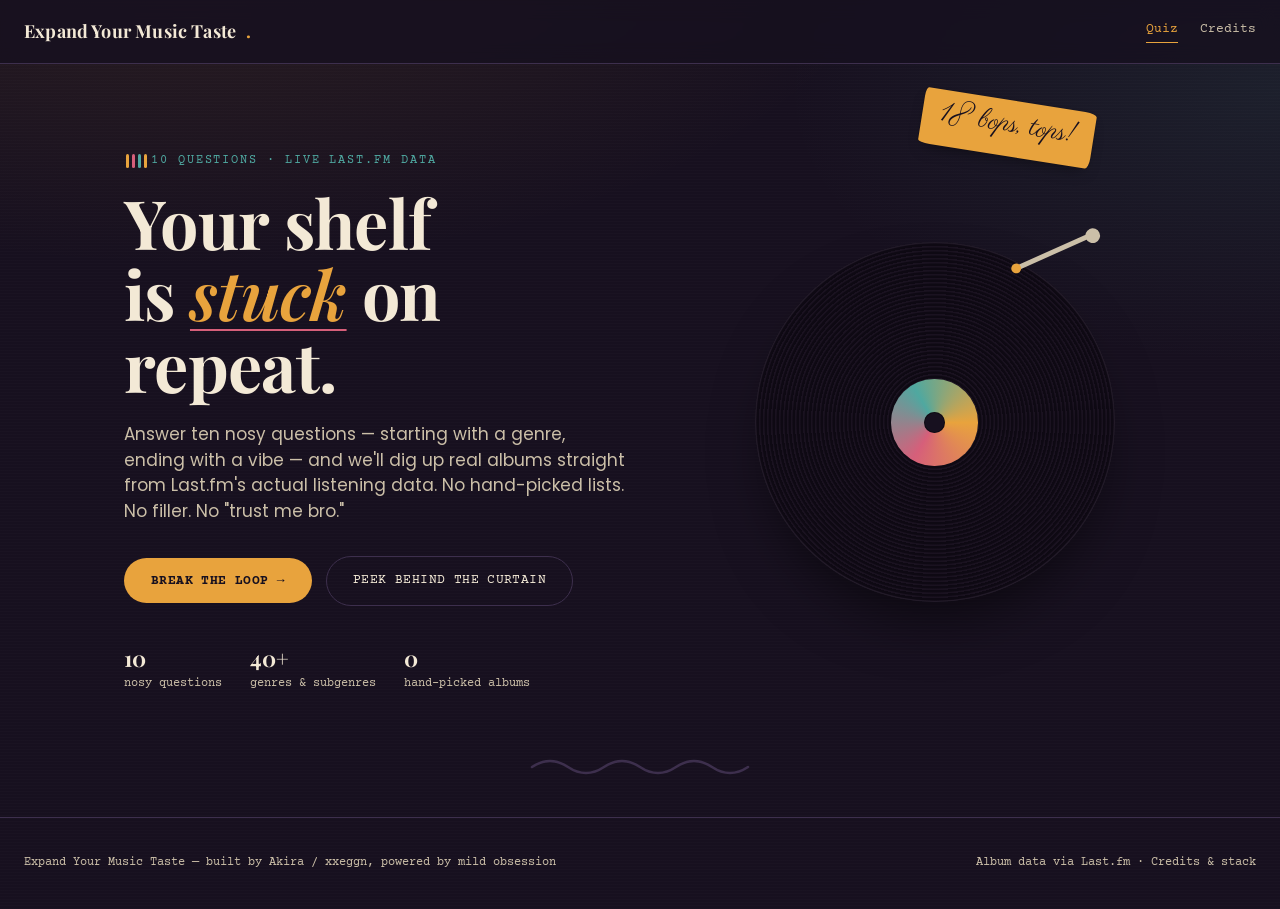
<file: index.html>
<!DOCTYPE html>
<html lang="en">
<head>
<meta charset="UTF-8">
<meta name="viewport" content="width=device-width, initial-scale=1.0">
<title>Expand Your Music Taste</title>
<meta name="description" content="A 10-question quiz that pulls real, live album recommendations from Last.fm based on the genre, era, and mood you're actually in the mood for.">
  <link rel="icon" type="image/png" sizes="32x32" href="favicon-32.png">
<link rel="stylesheet" href="style.css">
</head>
<body>

<header class="site-header">
  <a href="index.html" class="wordmark">Expand Your Music Taste<span class="dot">.</span></a>
  <nav class="site-nav">
    <a href="index.html" class="active">Quiz</a>
    <a href="credits.html">Credits</a>
  </nav>
</header>

<main>

  <!-- ============================== HERO ============================== -->
  <section id="hero" class="hero">
    <span class="sticker hero-sticker" style="--r:9deg; --d:.2s;">18 bops, tops!</span>
    <div class="hero-copy">
      <p class="eyebrow"><span class="eq-bars" aria-hidden="true"><span></span><span></span><span></span><span></span></span> 10 questions &middot; live Last.fm data</p>
      <h1>Your shelf<br>is <em>stuck</em> on repeat.</h1>
      <p class="lede">Answer ten nosy questions — starting with a genre, ending with a vibe — and we'll dig up real albums straight from Last.fm's actual listening data. No hand-picked lists. No filler. No "trust me bro."</p>
      <div class="hero-actions">
        <button class="btn btn-primary" id="start-quiz">Break the loop &rarr;</button>
        <a class="btn btn-ghost" href="credits.html">Peek behind the curtain</a>
      </div>
      <div class="hero-stats">
        <div><b>10</b>nosy questions</div>
        <div><b>40+</b>genres &amp; subgenres</div>
        <div><b>0</b>hand-picked albums</div>
      </div>
    </div>
    <div class="vinyl-stage">
      <div class="vinyl">
        <div class="tonearm">
          <svg viewBox="0 0 100 100" aria-hidden="true">
            <circle cx="88" cy="12" r="6" fill="var(--paper-dim)"/>
            <rect x="20" y="9" width="66" height="4" rx="2" fill="var(--paper-dim)"/>
            <circle cx="20" cy="11" r="4" fill="var(--amber)"/>
          </svg>
        </div>
      </div>
    </div>
  </section>

  <svg class="squiggle-divider" width="220" height="20" viewBox="0 0 220 20" aria-hidden="true">
    <path d="M2 10 Q 20 -2, 38 10 T 74 10 T 110 10 T 146 10 T 182 10 T 218 10"/>
  </svg>

  <!-- ============================== QUIZ ============================== -->
  <section id="quiz" class="quiz section">
    <div class="quiz-shell">
      <span class="sticker quiz-stamp alt" style="--r:-6deg;">no cheating</span>
      <div class="quiz-progress">
        <div class="progress-disc">
          <svg viewBox="0 0 56 56">
            <circle class="progress-track" cx="28" cy="28" r="24"></circle>
            <circle id="progress-fill" class="progress-fill" cx="28" cy="28" r="24"></circle>
          </svg>
        </div>
        <div id="progress-label" class="progress-label"><b>1</b> / 10</div>
        <div id="progress-genre" class="progress-genre"></div>
      </div>

      <p id="q-eyebrow" class="q-eyebrow">Question 1 of 10</p>
      <h2 id="q-title" class="q-title">Loading&hellip;</h2>
      <div id="q-options" class="q-options"></div>

      <div class="quiz-nav">
        <button id="quiz-skip" class="quiz-skip" type="button">Eh, skip it &rarr;</button>
      </div>
    </div>
  </section>

  <!-- ============================== RESULTS ============================== -->
  <section id="results" class="results section">
    <div id="results-summary" class="results-summary"></div>
    <div id="state-box" class="state-box"></div>
    <div id="album-grid" class="album-grid"></div>
    <div id="pager" class="pager"></div>
    <div class="results-actions">
      <button id="retake" class="btn btn-ghost" type="button">Run it back &#8635;</button>
    </div>
  </section>

</main>

<footer class="site-footer">
  <span>Expand Your Music Taste &mdash; built by Akira / xxeggn, powered by mild obsession</span>
  <span>Album data via <a href="https://www.last.fm" target="_blank" rel="noopener">Last.fm</a> &middot; <a href="credits.html">Credits &amp; stack</a></span>
</footer>

<script src="script.js"></script>
</body>
</html>
</file>
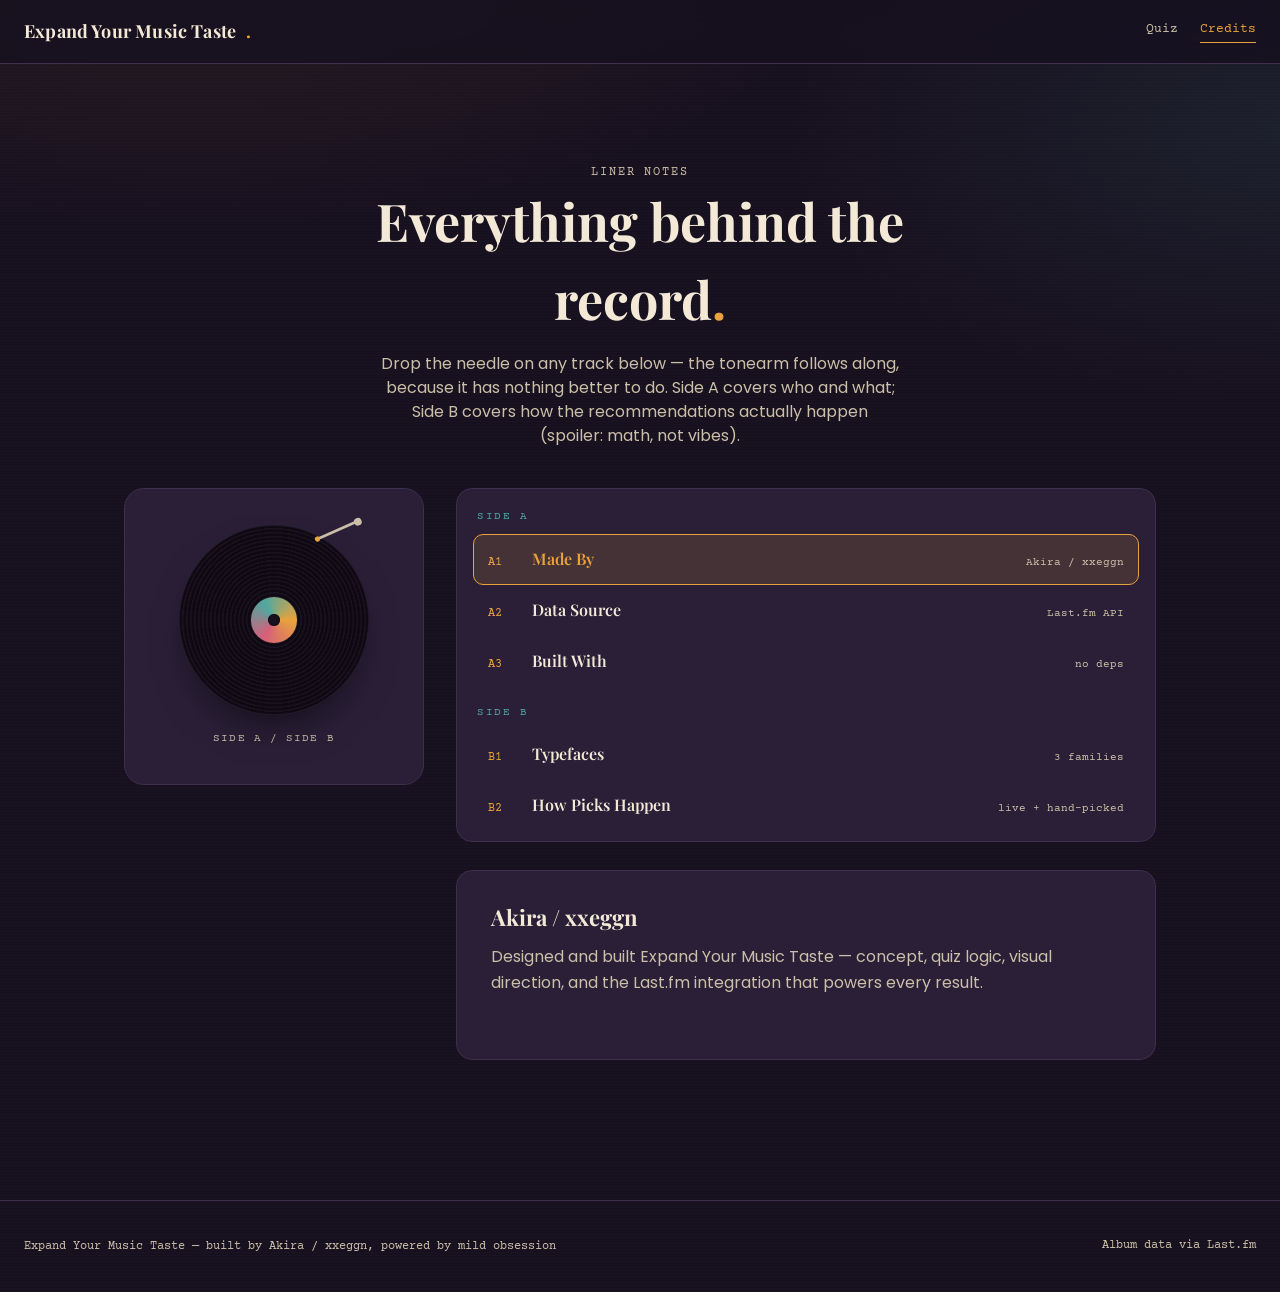
<file: credits.html>
<!DOCTYPE html>
<html lang="en">
<head>
<meta charset="UTF-8">
<meta name="viewport" content="width=device-width, initial-scale=1.0">
<title>Credits — Expand Your Music Taste</title>
<meta name="description" content="Who built Expand Your Music Taste, and what it's made of.">
<link rel="icon" type="image/png" sizes="32x32" href="favicon-32.png">
<link rel="stylesheet" href="style.css">
<style>
  /* Inlined so this page renders correctly even if style.css hasn't been
     updated yet — everything below is scoped to .liner-console only. */
  .liner-console{
    max-width:1080px;
    margin:0 auto;
    padding:0 24px 100px;
    display:grid;
    grid-template-columns:300px 1fr;
    gap:32px;
  }
  .track-input{ position:absolute; opacity:0; pointer-events:none; }

  .liner-sleeve{
    position:sticky;
    top:100px;
    align-self:start;
    display:flex;
    flex-direction:column;
    align-items:center;
    gap:16px;
    background:#2a1f37;
    border:1px solid #3d2f4d;
    border-radius:20px;
    padding:36px 20px;
  }
  .liner-sleeve .vinyl-mini{
    width:190px;
    height:190px;
    border-radius:50%;
    position:relative;
    background:
      repeating-radial-gradient(circle at 50% 50%,
        #0e0913 0px, #0e0913 2px,
        #1a1220 3px, #1a1220 4px);
    box-shadow:0 20px 40px -16px rgba(0,0,0,0.6), inset 0 0 0 1px rgba(255,255,255,0.04);
    animation:liner-spin 9s linear infinite;
    animation-play-state:paused;
  }
  .track-input:checked ~ .liner-sleeve .vinyl-mini{ animation-play-state:running; }
  .liner-sleeve .vinyl-mini::before{
    content:'';
    position:absolute; inset:38%;
    border-radius:50%;
    background:conic-gradient(from 90deg, #e8a33d, #d65f7a, #4fa8a0, #e8a33d);
  }
  .liner-sleeve .vinyl-mini::after{
    content:'';
    position:absolute; inset:47%;
    border-radius:50%;
    background:#17101f;
    box-shadow:inset 0 0 0 1px rgba(0,0,0,0.4);
  }
  @keyframes liner-spin{ to{ transform:rotate(360deg); } }

  .liner-tonearm{
    position:absolute; top:-6%; right:2%;
    width:34%; height:34%;
    transform-origin: 88% 12%;
    transform:rotate(-24deg);
    transition:transform .5s cubic-bezier(.2,.8,.2,1);
    pointer-events:none;
  }
  .liner-tonearm svg{ width:100%; height:100%; overflow:visible; }
  #t1:checked ~ .liner-sleeve .liner-tonearm{ transform:rotate(-24deg); }
  #t2:checked ~ .liner-sleeve .liner-tonearm{ transform:rotate(-10deg); }
  #t3:checked ~ .liner-sleeve .liner-tonearm{ transform:rotate(4deg); }
  #t4:checked ~ .liner-sleeve .liner-tonearm{ transform:rotate(18deg); }
  #t5:checked ~ .liner-sleeve .liner-tonearm{ transform:rotate(32deg); }

  .liner-caption{
    font-family:'Courier Prime', ui-monospace, monospace;
    font-size:11px; letter-spacing:0.1em; text-transform:uppercase;
    color:#cbbfa8; margin:0;
  }

  .liner-body{ display:flex; flex-direction:column; gap:28px; }

  .liner-tracklist{
    background:#2a1f37;
    border:1px solid #3d2f4d;
    border-radius:16px;
    padding:10px 16px;
  }
  .liner-side-label{
    font-family:'Courier Prime', ui-monospace, monospace;
    font-size:11px; letter-spacing:0.14em; text-transform:uppercase;
    color:#4fa8a0; margin:18px 4px 8px;
  }
  .liner-side-label:first-child{ margin-top:10px; }

  .liner-track{
    display:grid;
    grid-template-columns:2rem 1fr auto;
    align-items:baseline;
    gap:12px;
    padding:12px 14px;
    border-radius:10px;
    border:1px solid transparent;
    cursor:pointer;
    transition:border-color .15s ease, background .15s ease, transform .15s ease;
  }
  .liner-track:hover{ background:#1f1728; border-color:#3d2f4d; transform:translateX(3px); }
  .liner-track .idx{ font-family:'Courier Prime', ui-monospace, monospace; font-size:12px; color:#e8a33d; }
  .liner-track .name{ font-family:'Playfair Display', ui-serif, Georgia, serif; font-weight:600; font-size:16px; color:#f3e9d6; }
  .liner-track .time{ font-family:'Courier Prime', ui-monospace, monospace; font-size:11px; color:#cbbfa8; white-space:nowrap; }

  #t1:checked ~ .liner-body label[for="t1"],
  #t2:checked ~ .liner-body label[for="t2"],
  #t3:checked ~ .liner-body label[for="t3"],
  #t4:checked ~ .liner-body label[for="t4"],
  #t5:checked ~ .liner-body label[for="t5"]{
    background:rgba(232,163,61,0.14);
    border-color:#e8a33d;
  }
  #t1:checked ~ .liner-body label[for="t1"] .name,
  #t2:checked ~ .liner-body label[for="t2"] .name,
  #t3:checked ~ .liner-body label[for="t3"] .name,
  #t4:checked ~ .liner-body label[for="t4"] .name,
  #t5:checked ~ .liner-body label[for="t5"] .name{ color:#e8a33d; }

  .liner-notes{
    position:relative;
    min-height:190px;
    background:#2a1f37;
    border:1px solid #3d2f4d;
    border-radius:16px;
    padding:30px 34px;
  }
  .liner-note{ display:none; }
  .liner-note h3{ font-family:'Playfair Display', ui-serif, Georgia, serif; font-size:22px; margin:0 0 10px; color:#f3e9d6; }
  .liner-note p{ margin:0; color:#cbbfa8; line-height:1.6; font-family:'Poppins', ui-sans-serif, system-ui, sans-serif; }

  #t1:checked ~ .liner-body .liner-notes #note-1,
  #t2:checked ~ .liner-body .liner-notes #note-2,
  #t3:checked ~ .liner-body .liner-notes #note-3,
  #t4:checked ~ .liner-body .liner-notes #note-4,
  #t5:checked ~ .liner-body .liner-notes #note-5{ display:block; }

  .liner-stack-row{ display:flex; flex-wrap:wrap; gap:8px; margin-top:12px; }
  .liner-chip{
    font-family:'Courier Prime', ui-monospace, monospace; font-size:11px;
    border:1px solid #3d2f4d; color:#cbbfa8; padding:6px 12px; border-radius:999px;
  }

  @media (max-width: 860px){
    .liner-console{ grid-template-columns:1fr; }
    .liner-sleeve{ position:static; flex-direction:row; justify-content:center; padding:20px; }
    .liner-sleeve .vinyl-mini{ width:120px; height:120px; }
  }
</style>
</head>
<body>

<header class="site-header">
  <a href="index.html" class="wordmark">Expand Your Music Taste<span class="dot">.</span></a>
  <nav class="site-nav">
    <a href="index.html">Quiz</a>
    <a href="credits.html" class="active">Credits</a>
  </nav>
</header>

<main>
  <section class="credits-hero">
    <p class="eyebrow" style="justify-content:center;">Liner notes</p>
    <h1>Everything behind the record<span style="color:#e8a33d;">.</span></h1>
    <p>Drop the needle on any track below — the tonearm follows along, because it has nothing better to do. Side A covers who and what; Side B covers how the recommendations actually happen (spoiler: math, not vibes).</p>
  </section>

  <section class="liner-console">
    <input type="radio" name="track" id="t1" class="track-input" checked>
    <input type="radio" name="track" id="t2" class="track-input">
    <input type="radio" name="track" id="t3" class="track-input">
    <input type="radio" name="track" id="t4" class="track-input">
    <input type="radio" name="track" id="t5" class="track-input">

    <div class="liner-sleeve">
      <div class="vinyl-mini">
        <div class="liner-tonearm">
          <svg viewBox="0 0 100 100" aria-hidden="true">
            <circle cx="88" cy="12" r="6" fill="#cbbfa8"/>
            <rect x="20" y="9" width="66" height="4" rx="2" fill="#cbbfa8"/>
            <circle cx="20" cy="11" r="4" fill="#e8a33d"/>
          </svg>
        </div>
      </div>
      <p class="liner-caption">Side A / Side B</p>
    </div>

    <div class="liner-body">
      <div class="liner-tracklist">
        <p class="liner-side-label">Side A</p>
        <label for="t1" class="liner-track">
          <span class="idx">A1</span><span class="name">Made By</span><span class="time">Akira / xxeggn</span>
        </label>
        <label for="t2" class="liner-track">
          <span class="idx">A2</span><span class="name">Data Source</span><span class="time">Last.fm API</span>
        </label>
        <label for="t3" class="liner-track">
          <span class="idx">A3</span><span class="name">Built With</span><span class="time">no deps</span>
        </label>
        <p class="liner-side-label">Side B</p>
        <label for="t4" class="liner-track">
          <span class="idx">B1</span><span class="name">Typefaces</span><span class="time">3 families</span>
        </label>
        <label for="t5" class="liner-track">
          <span class="idx">B2</span><span class="name">How Picks Happen</span><span class="time">live + hand-picked</span>
        </label>
      </div>

      <div class="liner-notes">
        <div class="liner-note" id="note-1">
          <h3>Akira / xxeggn</h3>
          <p>Designed and built Expand Your Music Taste — concept, quiz logic, visual direction, and the Last.fm integration that powers every result.</p>
        </div>
        <div class="liner-note" id="note-2">
          <h3>Last.fm API</h3>
          <p>Cover art, genre tags, release year, and descriptions for every album shown are fetched live from Last.fm — including for the small hand-picked list of albums mixed into results (see "How Picks Happen").</p>
        </div>
        <div class="liner-note" id="note-3">
          <h3>A scrappy, dependency-free front end</h3>
          <p>No frameworks, no build step — just HTML, CSS, and JavaScript talking directly to an API, held together with duct tape and good intentions.</p>
          <div class="liner-stack-row">
            <span class="liner-chip">HTML5</span>
            <span class="liner-chip">CSS3</span>
            <span class="liner-chip">JavaScript (ES6+)</span>
            <span class="liner-chip">Fetch API</span>
            <span class="liner-chip">SVG</span>
            <span class="liner-chip">Last.fm REST API</span>
            <span class="liner-chip">Google Fonts</span>
          </div>
        </div>
        <div class="liner-note" id="note-4">
          <h3>Playfair Display, Poppins &amp; Courier Prime</h3>
          <p>Playfair Display gives headlines their elegant, high-contrast serif shape, Poppins keeps body copy soft and easy to read, and Courier Prime — a proper typewriter face — handles tags, metadata, and anything that reads like liner notes typed on an old machine.</p>
        </div>
        <div class="liner-note" id="note-5">
          <h3>Live, plus a hand-picked list</h3>
          <p>Your genre answer plus the following nine answers become a set of matching criteria. The site scores every candidate album — live picks pulled from Last.fm tags, plus a small hand-picked list — by how many of your answers it matches, filters for era where possible, and hands back a maximum of three pages of results.</p>
        </div>
      </div>
    </div>
  </section>
</main>

<footer class="site-footer">
  <span>Expand Your Music Taste &mdash; built by Akira / xxeggn, powered by mild obsession</span>
  <span>Album data via <a href="https://www.last.fm" target="_blank" rel="noopener">Last.fm</a></span>
</footer>

</body>
</html>
</file>
<file: style.css>
/* ==========================================================================
   EXPAND YOUR MUSIC TASTE — design tokens
   Ink & amber crate-digging zine. Signature element: the spinning vinyl
   progress disc that fills in one groove per quiz question.
   ========================================================================== */

@import url('https://fonts.googleapis.com/css2?family=Playfair+Display:ital,wght@0,400;0,600;0,700;0,900;1,400;1,600&family=Poppins:wght@300;400;500;600;700&family=Courier+Prime:ital,wght@0,400;0,700;1,400&family=Parisienne&display=swap');

:root{
  --ink:        #17101f;
  --ink-soft:   #1f1728;
  --ink-card:   #2a1f37;
  --ink-line:   #3d2f4d;
  --paper:      #f3e9d6;
  --paper-dim:  #cbbfa8;
  --amber:      #e8a33d;
  --amber-dim:  #a97524;
  --teal:       #4fa8a0;
  --rose:       #d65f7a;
  --lime:       #d7e85e;
  --tape:       rgba(215,232,94,0.85);

  --font-display: 'Playfair Display', ui-serif, Georgia, serif;
  --font-body: 'Poppins', ui-sans-serif, system-ui, sans-serif;
  --font-mono: 'Courier Prime', ui-monospace, monospace;
  --font-hand: 'Parisienne', cursive;

  --radius: 6px;
  --wrap: 1080px;
}

/* -------------------------------------------------- playful helpers */
@keyframes wobble{
  0%,100%{ transform:rotate(var(--r,0deg)); }
  50%{ transform:rotate(calc(var(--r,0deg) + 2.5deg)); }
}
@keyframes pop-in{
  from{ opacity:0; transform:translateY(10px) scale(.96); }
  to{ opacity:1; transform:translateY(0) scale(1); }
}
@keyframes bounce-tiny{
  0%,100%{ transform:translateY(0); }
  50%{ transform:translateY(-4px); }
}
@keyframes eq-bounce{
  0%,100%{ transform:scaleY(0.3); }
  50%{ transform:scaleY(1); }
}

.marker{
  position:relative;
  white-space:nowrap;
  font-style:normal;
}
.marker::before{
  content:'';
  position:absolute;
  left:-4px; right:-4px; bottom:0.05em; top:0.35em;
  background:var(--lime);
  transform:rotate(-1.2deg);
  z-index:-1;
  border-radius:3px 8px 4px 9px/6px 3px 8px 4px;
  opacity:0.85;
}
.marker.rose::before{ background:var(--rose); opacity:0.5; }
.marker.teal::before{ background:var(--teal); opacity:0.45; }

.sticker{
  font-family:var(--font-hand);
  font-weight:400;
  font-size:28px;
  color:var(--ink);
  background:var(--amber);
  padding:4px 18px 10px;
  border-radius:3px 12px 4px 12px/9px 4px 11px 3px;
  box-shadow:0 8px 16px -8px rgba(0,0,0,0.5), 0 0 0 1px rgba(0,0,0,0.08);
  display:inline-block;
  transform:rotate(var(--r,-4deg));
  animation:wobble 5s ease-in-out infinite;
  animation-delay:var(--d,0s);
}
.sticker.alt{ background:var(--teal); color:var(--ink); }
.sticker.alt2{ background:var(--rose); color:var(--paper); }

.squiggle-divider{ display:block; margin:0 auto; }
.squiggle-divider path{
  fill:none; stroke:var(--ink-line); stroke-width:2.5; stroke-linecap:round;
}

.eq-bars{ display:inline-flex; align-items:flex-end; gap:3px; height:14px; margin:0 2px; }
.eq-bars span{
  display:block; width:3px; background:var(--amber); border-radius:2px; height:100%;
  transform-origin:bottom; animation:eq-bounce 0.9s ease-in-out infinite;
}
.eq-bars span:nth-child(2){ animation-delay:.15s; background:var(--rose); }
.eq-bars span:nth-child(3){ animation-delay:.3s; background:var(--teal); }
.eq-bars span:nth-child(4){ animation-delay:.45s; background:var(--amber); }

*, *::before, *::after{ box-sizing:border-box; }
html{ scroll-behavior:smooth; }
body{
  margin:0;
  background:
    radial-gradient(1200px 600px at 15% -10%, rgba(232,163,61,0.10), transparent 60%),
    radial-gradient(900px 500px at 100% 10%, rgba(79,168,160,0.10), transparent 55%),
    repeating-linear-gradient(0deg, rgba(255,255,255,0.012) 0px, rgba(255,255,255,0.012) 1px, transparent 1px, transparent 3px),
    var(--ink);
  color:var(--paper);
  font-family:var(--font-body);
  line-height:1.5;
  -webkit-font-smoothing:antialiased;
}

img{ max-width:100%; display:block; }
a{ color:inherit; }
button{ font-family:inherit; }

.wrap{ max-width:var(--wrap); margin:0 auto; padding:0 24px; }

/* -------------------------------------------------- focus / a11y */
:focus-visible{
  outline:2px solid var(--amber);
  outline-offset:3px;
  border-radius:3px;
}
.sr-only{
  position:absolute; width:1px; height:1px; padding:0; margin:-1px;
  overflow:hidden; clip:rect(0,0,0,0); white-space:nowrap; border:0;
}

@media (prefers-reduced-motion: reduce){
  *{ animation-duration:0.001ms !important; animation-iteration-count:1 !important; transition-duration:0.001ms !important; }
}

/* -------------------------------------------------- header */
.site-header{
  position:sticky; top:0; z-index:50;
  display:flex; align-items:center; justify-content:space-between;
  padding:18px 24px;
  background:rgba(23,16,31,0.82);
  backdrop-filter:blur(10px);
  border-bottom:1px solid var(--ink-line);
}
.wordmark{
  font-family:var(--font-display);
  font-weight:700;
  font-size:18px;
  letter-spacing:0.01em;
  text-decoration:none;
  display:flex; align-items:center; gap:10px;
  transition:transform .2s ease;
  white-space:nowrap;
}
.wordmark:hover{ transform:rotate(-1.5deg); }
.wordmark .dot{ color:var(--amber); display:inline-block; animation:bounce-tiny 2.2s ease-in-out infinite; }
.site-nav{ display:flex; gap:22px; align-items:center; font-family:var(--font-mono); font-size:13px; }
.site-nav a{
  text-decoration:none; color:var(--paper-dim);
  padding-bottom:2px; border-bottom:1px solid transparent;
  transition:color .15s ease, border-color .15s ease, transform .15s ease;
  display:inline-block;
}
.site-nav a:hover{ color:var(--amber); border-color:var(--amber); transform:translateY(-2px); }
.site-nav a.active{ color:var(--amber); border-color:var(--amber); }

/* -------------------------------------------------- hero */
.hero{
  padding:88px 24px 64px;
  display:grid;
  grid-template-columns:1.1fr 0.9fr;
  gap:48px;
  align-items:center;
  max-width:var(--wrap);
  margin:0 auto;
  position:relative;
}
.eyebrow{
  font-family:var(--font-mono);
  font-size:12px;
  letter-spacing:0.16em;
  text-transform:uppercase;
  color:var(--teal);
  margin:0 0 16px;
  display:flex; align-items:center; gap:2px;
}
.hero h1{
  font-family:var(--font-display);
  font-size:clamp(40px, 6vw, 68px);
  line-height:1.05;
  font-weight:700;
  margin:0 0 22px;
  letter-spacing:-0.01em;
}
.hero h1 em{
  font-style:italic;
  color:var(--amber);
  font-weight:600;
  position:relative;
  display:inline-block;
  text-decoration:underline solid var(--rose);
  text-decoration-thickness:2px;
  text-underline-offset:8px;
}
.hero-sticker{
  position:absolute;
  top:36px; right:8%;
  --r:8deg; --d:.4s;
  z-index:5;
}
@media (max-width:860px){ .hero-sticker{ display:none; } }
.hero p.lede{
  font-size:17px;
  color:var(--paper-dim);
  max-width:46ch;
  margin:0 0 32px;
}
.hero-actions{ display:flex; gap:14px; align-items:center; flex-wrap:wrap; }

.btn{
  font-family:var(--font-mono);
  font-size:13px;
  letter-spacing:0.03em;
  text-transform:uppercase;
  padding:14px 26px;
  border-radius:999px;
  border:1px solid transparent;
  cursor:pointer;
  text-decoration:none;
  display:inline-flex; align-items:center; gap:8px;
  transition:transform .2s cubic-bezier(.34,1.56,.64,1), background .15s ease, border-color .15s ease, opacity .15s ease, box-shadow .2s ease;
}
.btn:hover{ transform:translateY(-2px) rotate(-1deg); }
.btn:active{ transform:translateY(0) rotate(0deg) scale(.97); }
.btn-primary{ background:var(--amber); color:var(--ink); font-weight:600; }
.btn-primary:hover{ background:#f3ae4c; box-shadow:0 10px 22px -10px rgba(232,163,61,0.55); }
.btn-ghost{ background:transparent; border-color:var(--ink-line); color:var(--paper); }
.btn-ghost:hover{ border-color:var(--amber); color:var(--amber); }
.btn:disabled{ opacity:0.4; cursor:not-allowed; transform:none; }

.hero-stats{
  display:flex; gap:28px; margin-top:36px;
  font-family:var(--font-mono); font-size:12px; color:var(--paper-dim);
}
.hero-stats div{ transition:transform .2s ease; }
.hero-stats div:hover{ transform:translateY(-3px) rotate(-2deg); }
.hero-stats b{ display:block; color:var(--paper); font-family:var(--font-display); font-size:22px; font-weight:700; }

/* -------------------------------------------------- vinyl (signature element) */
.vinyl-stage{ position:relative; display:flex; align-items:center; justify-content:center; }
.vinyl{
  width:min(360px, 80vw); height:min(360px, 80vw);
  border-radius:50%;
  position:relative;
  background:
    repeating-radial-gradient(circle at 50% 50%,
      #0e0913 0px, #0e0913 2px,
      #1a1220 3px, #1a1220 4px);
  box-shadow:0 30px 60px -20px rgba(0,0,0,0.6), inset 0 0 0 1px rgba(255,255,255,0.04);
  animation:spin 9s linear infinite;
}
.vinyl::before{
  content:'';
  position:absolute; inset:38%;
  border-radius:50%;
  background:conic-gradient(from 90deg, var(--amber), var(--rose), var(--teal), var(--amber));
  display:flex;
}
.vinyl::after{
  content:'';
  position:absolute; inset:47%;
  border-radius:50%;
  background:var(--ink);
  box-shadow:inset 0 0 0 1px rgba(0,0,0,0.4);
}
@keyframes spin{ to{ transform:rotate(360deg); } }

.tonearm{
  position:absolute; top:-6%; right:2%;
  width:34%; height:34%;
  transform-origin: 88% 12%;
  transform:rotate(-24deg);
  transition:transform .5s cubic-bezier(.2,.8,.2,1);
  pointer-events:none;
}
.tonearm svg{ width:100%; height:100%; overflow:visible; }

/* -------------------------------------------------- section shell */
.section{ padding:64px 24px; }
.section-head{ max-width:640px; margin:0 auto 40px; text-align:center; }
.section-head h2{ font-family:var(--font-display); font-size:clamp(28px,4vw,40px); margin:0 0 12px; }
.section-head p{ color:var(--paper-dim); margin:0; }

/* -------------------------------------------------- quiz */
.quiz{ display:none; }
.quiz.active{ display:block; }
.quiz-shell{
  max-width:760px; margin:0 auto;
  background:var(--ink-card);
  border:1px solid var(--ink-line);
  border-radius:20px;
  padding:40px clamp(20px,4vw,52px) 44px;
  position:relative;
  overflow:visible;
}
.quiz-shell::before{
  content:'';
  position:absolute; top:0; left:0; right:0; height:3px;
  border-radius:20px 20px 0 0;
  background:linear-gradient(90deg, var(--amber), var(--rose), var(--teal));
}
.quiz-stamp{
  position:absolute; top:-16px; right:22px;
  z-index:4;
}

.quiz-progress{
  display:flex; align-items:center; gap:20px;
  margin-bottom:32px;
}
.progress-disc{ width:56px; height:56px; flex:none; position:relative; }
.progress-disc svg{ width:100%; height:100%; transform:rotate(-90deg); }
.progress-track{ fill:none; stroke:var(--ink-line); stroke-width:6; }
.progress-fill{ fill:none; stroke:var(--amber); stroke-width:6; stroke-linecap:round; transition:stroke-dashoffset .4s ease; }
.progress-label{ font-family:var(--font-mono); font-size:12px; color:var(--paper-dim); }
.progress-label b{ color:var(--amber); font-size:15px; }
.progress-genre{ margin-left:auto; font-family:var(--font-mono); font-size:11px; color:var(--teal); text-transform:uppercase; letter-spacing:0.08em; text-align:right; }

.q-eyebrow{ font-family:var(--font-mono); font-size:11px; letter-spacing:0.12em; text-transform:uppercase; color:var(--teal); margin:0 0 10px; }
.q-title{ font-family:var(--font-display); font-size:clamp(22px,3.4vw,30px); font-weight:700; margin:0 0 28px; line-height:1.2; animation:pop-in .35s ease; }

.q-options{ display:grid; grid-template-columns:1fr 1fr; gap:12px; }
.q-options.genre-grid{ grid-template-columns:repeat(auto-fill, minmax(130px,1fr)); gap:10px; max-height:360px; overflow-y:auto; padding-right:4px; margin-bottom:4px; }
.q-options.genre-grid::-webkit-scrollbar{ width:8px; }
.q-options.genre-grid::-webkit-scrollbar-thumb{ background:var(--ink-line); border-radius:8px; }

.opt{
  text-align:left;
  background:var(--ink-soft);
  border:1px solid var(--ink-line);
  color:var(--paper);
  border-radius:12px;
  padding:16px 18px;
  cursor:pointer;
  font-family:var(--font-body);
  font-size:14.5px;
  transition:border-color .15s ease, background .15s ease, transform .15s cubic-bezier(.34,1.56,.64,1), box-shadow .15s ease;
  animation:pop-in .3s ease both;
}
.opt:hover{ border-color:var(--amber); transform:translateY(-2px) rotate(-.6deg); box-shadow:0 10px 20px -14px rgba(232,163,61,0.5); }
.opt.selected{ background:rgba(232,163,61,0.14); border-color:var(--amber); color:var(--amber); transform:rotate(.6deg); }
.genre-grid .opt{ text-align:center; padding:12px 10px; font-size:13px; font-family:var(--font-mono); }

.quiz-nav{ display:flex; justify-content:space-between; align-items:center; margin-top:32px; }
.quiz-skip{ font-family:var(--font-mono); font-size:12px; color:var(--paper-dim); background:none; border:none; cursor:pointer; text-decoration:underline; text-underline-offset:3px; transition:color .15s ease, transform .15s ease; display:inline-block; }
.quiz-skip:hover{ color:var(--amber); transform:rotate(-2deg); }

/* -------------------------------------------------- results */
.results{ display:none; }
.results.active{ display:block; }
.results-summary{
  max-width:760px; margin:0 auto 36px;
  text-align:center;
  animation:pop-in .4s ease;
}
.results-summary h2{ font-family:var(--font-display); font-size:clamp(26px,4vw,38px); margin:0 0 10px; }
.tag-row{ display:flex; flex-wrap:wrap; gap:8px; justify-content:center; margin-top:16px; }
.tag-pill{
  font-family:var(--font-mono); font-size:11px; text-transform:uppercase; letter-spacing:0.06em;
  border:1px solid var(--ink-line); color:var(--paper-dim);
  padding:6px 12px; border-radius:999px;
  transition:transform .15s ease, border-color .15s ease, color .15s ease;
}
.tag-pill:nth-child(odd){ transform:rotate(-1.5deg); }
.tag-pill:nth-child(even){ transform:rotate(1.5deg); }
.tag-pill:hover{ border-color:var(--amber); color:var(--amber); transform:translateY(-2px) rotate(0); }

.state-box{ max-width:520px; margin:40px auto; text-align:center; }
.state-box .vinyl{ width:120px; height:120px; margin:0 auto 24px; }
.state-box p{ color:var(--paper-dim); font-family:var(--font-mono); font-size:13px; }
.state-box .eq-bars{ height:22px; margin:0 auto 18px; }
.state-box.error{ color:var(--rose); }
.state-box.error p{ color:var(--paper-dim); }

.album-grid{
  display:grid; grid-template-columns:repeat(3, 1fr); gap:26px;
  max-width:var(--wrap); margin:0 auto;
}
.album-card{
  background:var(--ink-card);
  border:1px solid var(--ink-line);
  border-radius:16px;
  overflow:hidden;
  display:flex; flex-direction:column;
  transition:transform .22s cubic-bezier(.34,1.56,.64,1), border-color .18s ease, box-shadow .22s ease;
  animation:pop-in .35s ease both;
  transform:rotate(var(--tilt,0deg));
}
.album-card:hover{
  transform:translateY(-6px) rotate(0deg) scale(1.015);
  border-color:var(--amber);
  box-shadow:0 20px 34px -18px rgba(0,0,0,0.55);
  z-index:2;
}
.album-art{ position:relative; aspect-ratio:1/1; background:var(--ink-soft); overflow:hidden; }
.album-art img{ width:100%; height:100%; object-fit:cover; }
.album-art .no-art{ position:absolute; inset:0; display:flex; align-items:center; justify-content:center; font-family:var(--font-mono); font-size:11px; color:var(--paper-dim); text-align:center; padding:16px; }
.album-body{ padding:18px 20px 20px; display:flex; flex-direction:column; gap:8px; flex:1; }
.album-meta{ font-family:var(--font-mono); font-size:11px; color:var(--teal); text-transform:uppercase; letter-spacing:0.05em; }
.album-title{ font-family:var(--font-display); font-size:19px; font-weight:700; margin:0; line-height:1.2; }
.album-artist{ font-size:13.5px; color:var(--paper-dim); margin:0; }
.album-desc{ font-size:13px; color:var(--paper-dim); line-height:1.55; flex:1; margin:4px 0 0; }
.album-links{ display:flex; gap:10px; margin-top:14px; flex-wrap:wrap; }
.album-links a{
  font-family:var(--font-mono); font-size:11px; text-decoration:none;
  border:1px solid var(--ink-line); border-radius:999px; padding:7px 12px;
  color:var(--paper-dim); transition:border-color .15s ease, color .15s ease;
}
.album-links a:hover{ border-color:var(--amber); color:var(--amber); }

.pager{ display:flex; align-items:center; justify-content:center; gap:18px; margin-top:40px; }
.pager button{
  background:var(--ink-soft); border:1px solid var(--ink-line); color:var(--paper);
  width:38px; height:38px; border-radius:50%; cursor:pointer; font-family:var(--font-mono);
  transition:border-color .15s ease, color .15s ease;
}
.pager button:hover:not(:disabled){ border-color:var(--amber); color:var(--amber); }
.pager button:disabled{ opacity:0.3; cursor:not-allowed; }
.pager-dots{ display:flex; gap:8px; }
.pager-dot{ width:8px; height:8px; border-radius:50%; background:var(--ink-line); cursor:pointer; border:none; padding:0; }
.pager-dot.active{ background:var(--amber); width:22px; border-radius:5px; transition:width .2s ease; }

.results-actions{ display:flex; justify-content:center; margin-top:44px; }

/* -------------------------------------------------- footer */
.site-footer{
  border-top:1px solid var(--ink-line);
  padding:36px 24px;
  margin-top:40px;
  display:flex; align-items:center; justify-content:space-between;
  flex-wrap:wrap; gap:16px;
  font-family:var(--font-mono); font-size:12px; color:var(--paper-dim);
}
.site-footer a{ text-decoration:none; color:var(--paper-dim); border-bottom:1px solid transparent; transition:color .15s ease, transform .15s ease; display:inline-block; }
.site-footer a:hover{ color:var(--amber); border-color:var(--amber); transform:rotate(-1deg); }

/* -------------------------------------------------- credits page */
.credits-hero{ padding:100px 24px 40px; text-align:center; }
.credits-hero .eyebrow{ justify-content:center; display:flex; }
.credits-hero h1{ font-family:var(--font-display); font-size:clamp(34px,5vw,52px); margin:0 auto 14px; max-width:640px; }
.credits-hero p{ color:var(--paper-dim); max-width:520px; margin:0 auto; }

.credit-grid{
  max-width:820px; margin:0 auto; padding:0 24px 100px;
  display:grid; gap:18px;
}
.credit-card{
  background:var(--ink-card); border:1px solid var(--ink-line); border-radius:16px;
  padding:26px 28px; display:grid; grid-template-columns:120px 1fr; gap:20px; align-items:center;
}
.credit-num{ font-family:var(--font-mono); font-size:12px; color:var(--amber); }
.credit-card h3{ font-family:var(--font-display); font-size:20px; margin:0 0 6px; }
.credit-card p{ margin:0; color:var(--paper-dim); font-size:14px; }
.stack-row{ display:flex; flex-wrap:wrap; gap:8px; margin-top:10px; }
.stack-chip{ font-family:var(--font-mono); font-size:11px; border:1px solid var(--ink-line); color:var(--paper-dim); padding:6px 12px; border-radius:999px; }

/* -------------------------------------------------- responsive */
@media (max-width: 860px){
  .hero{ grid-template-columns:1fr; padding-top:56px; }
  .vinyl-stage{ order:-1; }
  .album-grid{ grid-template-columns:repeat(2, 1fr); }
  .q-options{ grid-template-columns:1fr; }
  .credit-card{ grid-template-columns:1fr; text-align:left; }
}
@media (max-width: 560px){
  .album-grid{ grid-template-columns:1fr; }
  .site-nav{ gap:14px; }
  .quiz-shell{ padding:28px 18px 34px; }
}

/* ==========================================================================
   CREDITS PAGE — interactive liner-notes console
   Reuses the hero's .vinyl + .tonearm signature element at a smaller scale.
   ========================================================================== */

.liner-console{
  max-width:var(--wrap);
  margin:0 auto;
  padding:0 24px 100px;
  display:grid;
  grid-template-columns:300px 1fr;
  gap:32px;
}

.track-input{ position:absolute; opacity:0; pointer-events:none; }

/* -------------------------------------------------- sleeve / mini vinyl */
.liner-sleeve{
  position:sticky;
  top:100px;
  align-self:start;
  display:flex;
  flex-direction:column;
  align-items:center;
  gap:16px;
  background:var(--ink-card);
  border:1px solid var(--ink-line);
  border-radius:20px;
  padding:36px 20px;
}
.vinyl.vinyl-mini{
  width:190px;
  height:190px;
  animation-play-state:paused;
}
.track-input:checked ~ .liner-sleeve .vinyl-mini{ animation-play-state:running; }
.liner-caption{
  font-family:var(--font-mono);
  font-size:11px;
  letter-spacing:0.1em;
  text-transform:uppercase;
  color:var(--paper-dim);
  margin:0;
}

/* tonearm rotation per active track — same element as the hero, just retargeted */
#t1:checked ~ .liner-sleeve .tonearm{ transform:rotate(-24deg); }
#t2:checked ~ .liner-sleeve .tonearm{ transform:rotate(-10deg); }
#t3:checked ~ .liner-sleeve .tonearm{ transform:rotate(4deg); }
#t4:checked ~ .liner-sleeve .tonearm{ transform:rotate(18deg); }
#t5:checked ~ .liner-sleeve .tonearm{ transform:rotate(32deg); }

/* -------------------------------------------------- tracklist */
.liner-body{ display:flex; flex-direction:column; gap:28px; }

.liner-tracklist{
  background:var(--ink-card);
  border:1px solid var(--ink-line);
  border-radius:16px;
  padding:10px 16px;
}
.side-label{
  font-family:var(--font-mono);
  font-size:11px;
  letter-spacing:0.14em;
  text-transform:uppercase;
  color:var(--teal);
  margin:18px 4px 8px;
}
.side-label:first-child{ margin-top:10px; }

.liner-track{
  display:grid;
  grid-template-columns:2rem 1fr auto;
  align-items:baseline;
  gap:12px;
  padding:12px 14px;
  border-radius:10px;
  border:1px solid transparent;
  cursor:pointer;
  transition:border-color .15s ease, background .15s ease;
}
.liner-track:hover{ background:var(--ink-soft); border-color:var(--ink-line); }
.liner-track .idx{ font-family:var(--font-mono); font-size:12px; color:var(--amber); }
.liner-track .name{ font-family:var(--font-display); font-weight:600; font-size:16px; color:var(--paper); }
.liner-track .time{ font-family:var(--font-mono); font-size:11px; color:var(--paper-dim); white-space:nowrap; }

#t1:checked ~ .liner-body label[for="t1"],
#t2:checked ~ .liner-body label[for="t2"],
#t3:checked ~ .liner-body label[for="t3"],
#t4:checked ~ .liner-body label[for="t4"],
#t5:checked ~ .liner-body label[for="t5"]{
  background:rgba(232,163,61,0.14);
  border-color:var(--amber);
}
#t1:checked ~ .liner-body label[for="t1"] .name,
#t2:checked ~ .liner-body label[for="t2"] .name,
#t3:checked ~ .liner-body label[for="t3"] .name,
#t4:checked ~ .liner-body label[for="t4"] .name,
#t5:checked ~ .liner-body label[for="t5"] .name{ color:var(--amber); }

/* -------------------------------------------------- notes panel */
.liner-notes{
  position:relative;
  min-height:190px;
  background:var(--ink-card);
  border:1px solid var(--ink-line);
  border-radius:16px;
  padding:30px 34px;
}
.liner-note{ display:none; animation:liner-fade .3s ease; }
.liner-note h3{ font-family:var(--font-display); font-size:22px; margin:0 0 10px; color:var(--paper); }
.liner-note p{ margin:0; color:var(--paper-dim); line-height:1.6; }

#t1:checked ~ .liner-body .liner-notes #note-1,
#t2:checked ~ .liner-body .liner-notes #note-2,
#t3:checked ~ .liner-body .liner-notes #note-3,
#t4:checked ~ .liner-body .liner-notes #note-4,
#t5:checked ~ .liner-body .liner-notes #note-5{ display:block; }

@keyframes liner-fade{ from{ opacity:0; transform:translateY(4px); } to{ opacity:1; transform:none; } }

/* -------------------------------------------------- responsive */
@media (max-width: 860px){
  .liner-console{ grid-template-columns:1fr; }
  .liner-sleeve{ position:static; flex-direction:row; justify-content:center; padding:20px; }
  .vinyl.vinyl-mini{ width:120px; height:120px; }
}
</file>
